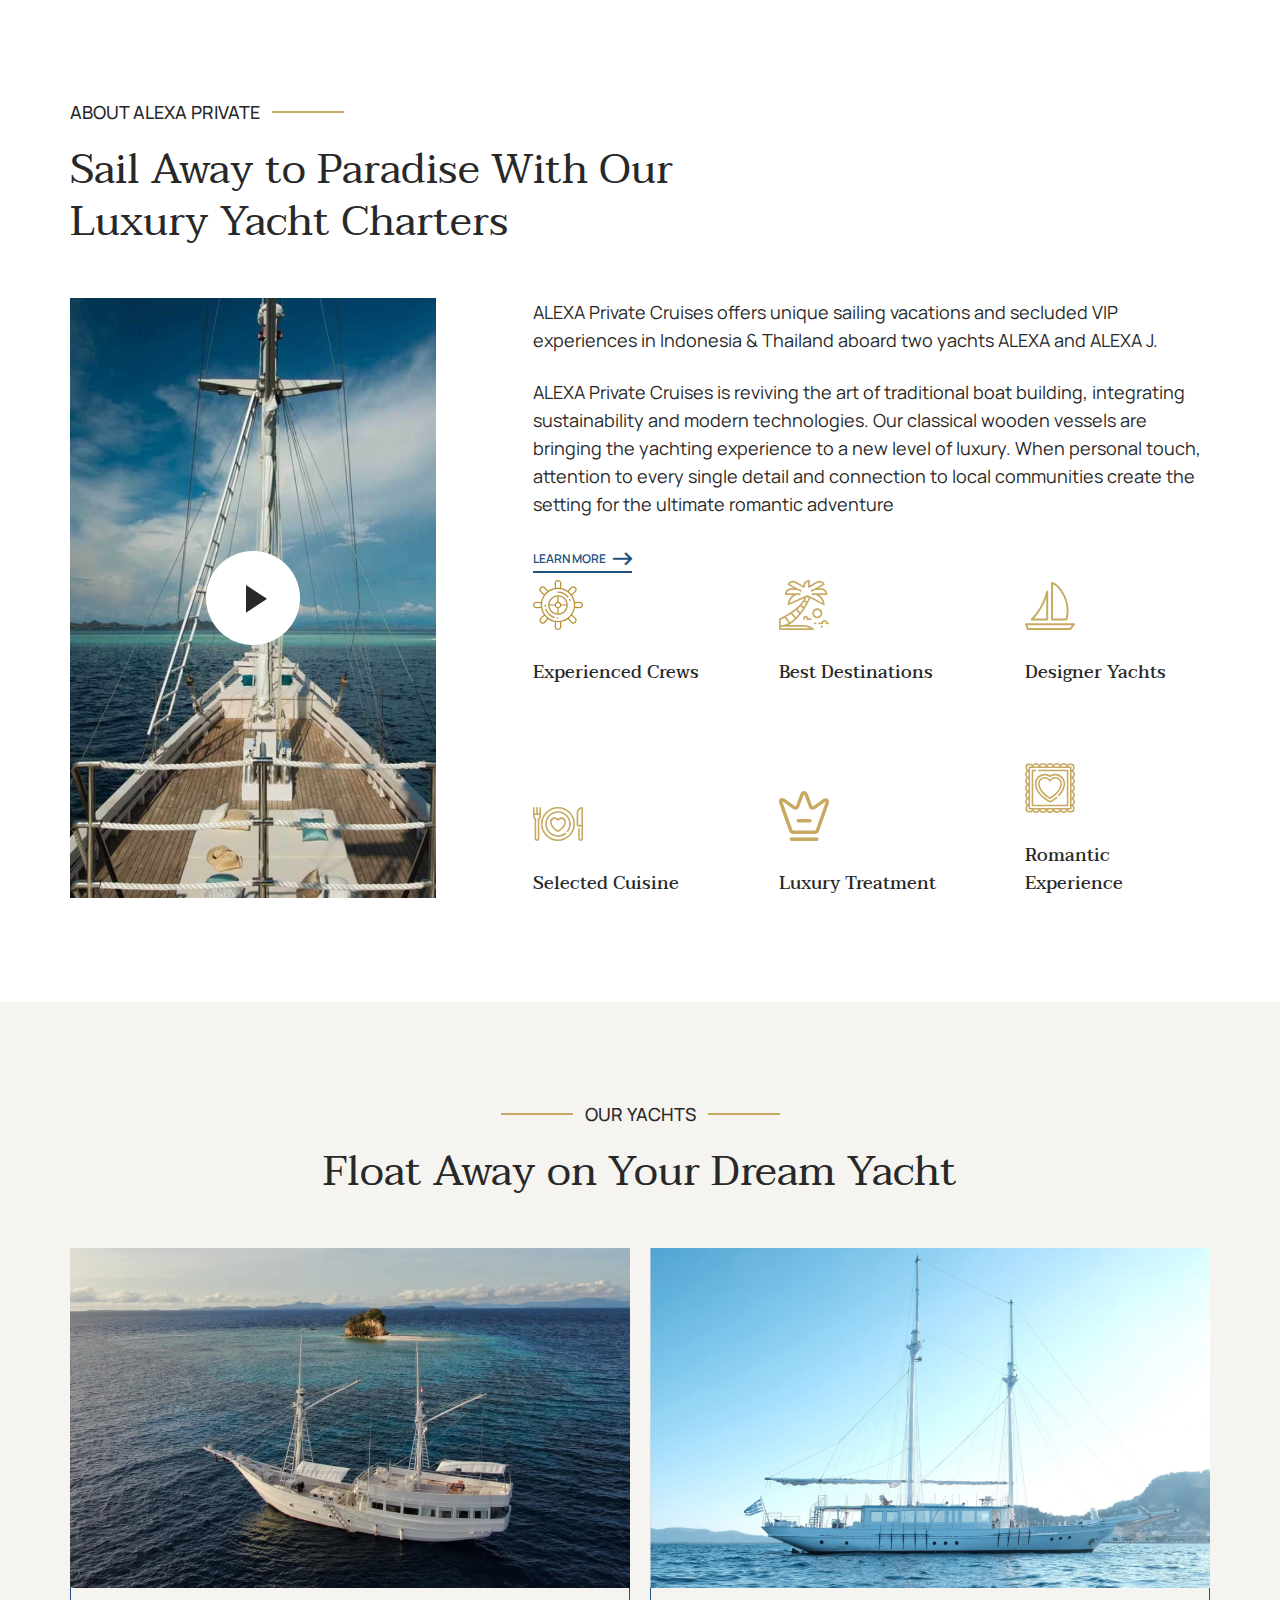
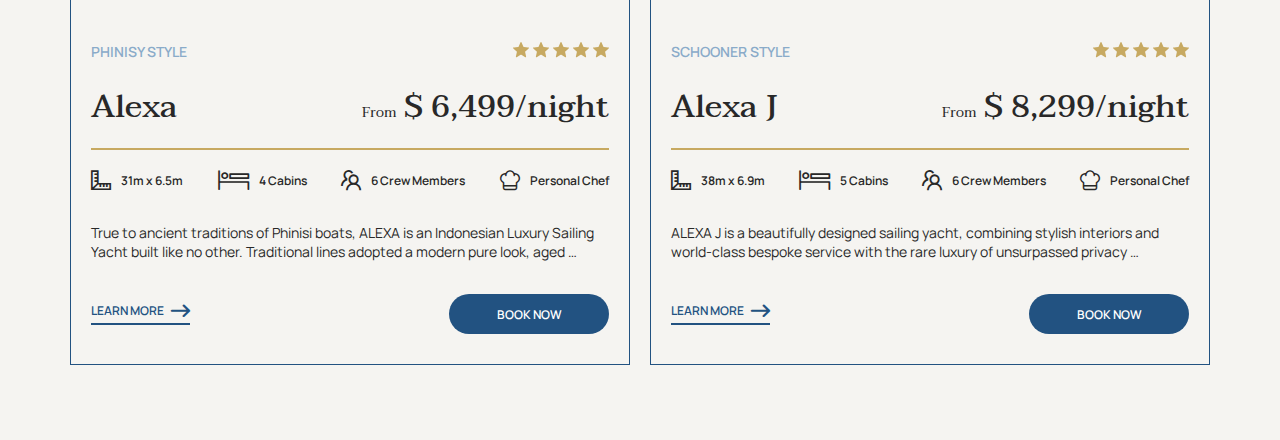
<file: index.html>
<!DOCTYPE html>
<html lang="en">
  <head>
    <meta charset="UTF-8" />
    <meta name="viewport" content="width=device-width, initial-scale=1.0" />
    <title>Alexa</title>
    <link rel="preconnect" href="https://fonts.googleapis.com" />
    <link rel="preconnect" href="https://fonts.gstatic.com" crossorigin />
    <link
      href="https://fonts.googleapis.com/css2?family=Manrope:wght@200..800&family=Taviraj:ital,wght@0,100;0,200;0,300;0,400;0,500;0,600;0,700;0,800;0,900;1,100;1,200;1,300;1,400;1,500;1,600;1,700;1,800;1,900&display=swap"
      rel="stylesheet"
    />
    <link rel="stylesheet" href="style.css" />
  </head>
  <body>
    <div class="private-cruises">
      <div class="container">
        <div class="block">
          <div class="block__header">
            <div class="title">
              <span>About Alexa private</span>
              <div class="line"></div>
            </div>
            <div class="subtitle">
              Sail Away to Paradise With Our <br />Luxury Yacht Charters
            </div>
          </div>
          <div class="block__body">
            <div class="block__video">
              <img src="img/cruises/video.png" alt="" />
            </div>
            <div class="block__content">
              <div>
                <p class="block__text">
                  ALEXA Private Cruises offers unique sailing vacations and
                  secluded VIP experiences in Indonesia & Thailand aboard two
                  yachts ALEXA and ALEXA J.
                </p>
                <p class="block__text">
                  ALEXA Private Cruises is reviving the art of traditional boat
                  building, integrating sustainability and modern technologies.
                  Our classical wooden vessels are bringing the yachting
                  experience to a new level of luxury. When personal touch,
                  attention to every single detail and connection to local
                  communities create the setting for the ultimate romantic
                  adventure
                </p>
                <a href="#" class="learn-more">
                  <div class="learn-more__text">
                    <span>Learn more</span>
                    <span class="icon-arrow-right"></span>
                  </div>
                  <div class="learn-more__line"></div>
                </a>
              </div>
              <div class="benefits">
                <div class="benefits__row">
                  <div class="benefits__column">
                    <div>
                      <img
                        src="img/cruises/1.svg"
                        class="benefits__img"
                        alt=""
                      />
                    </div>
                    <div class="benefits__text">Experienced Crews</div>
                  </div>
                  <div class="benefits__column">
                    <div>
                      <img
                        src="img/cruises/2.svg"
                        class="benefits__img"
                        alt=""
                      />
                    </div>
                    <div class="benefits__text">Best Destinations</div>
                  </div>
                  <div class="benefits__column">
                    <div>
                      <img
                        src="img/cruises/3.svg"
                        class="benefits__img"
                        alt=""
                      />
                    </div>
                    <div class="benefits__text">Designer Yachts</div>
                  </div>
                </div>
                <div class="benefits__row">
                  <div class="benefits__column">
                    <div>
                      <img
                        src="img/cruises/4.svg"
                        class="benefits__img"
                        alt=""
                      />
                    </div>
                    <div class="benefits__text">Selected Cuisine</div>
                  </div>
                  <div class="benefits__column">
                    <div>
                      <img
                        src="img/cruises/5.svg"
                        class="benefits__img"
                        alt=""
                      />
                    </div>
                    <div class="benefits__text">Luxury Treatment</div>
                  </div>
                  <div class="benefits__column">
                    <div>
                      <img
                        src="img/cruises/6.svg"
                        class="benefits__img"
                        alt=""
                      />
                    </div>
                    <div class="benefits__text">Romantic Experience</div>
                  </div>
                </div>
              </div>
            </div>
          </div>
        </div>
      </div>
    </div>

    <div class="yachts">
      <div class="container">
        <div class="yachts__header">
          <div class="title">
            <div class="line"></div>
            <span>Our yachts</span>
            <div class="line"></div>
          </div>
          <div class="subtitle">Float Away on Your Dream Yacht</div>
        </div>
        <div class="yachts__items">
          <div class="yacht">
            <div class="yacht__img">
              <img src="img/yachts/yacht1.png" alt="" />
            </div>
            <div class="yacht__info">
              <div class="yacht__rate">
                <div class="rate-title">Phinisy style</div>
                <div class="rate-stars">
                  <img src="img/yachts/star.svg" alt="" />
                  <img src="img/yachts/star.svg" alt="" />
                  <img src="img/yachts/star.svg" alt="" />
                  <img src="img/yachts/star.svg" alt="" />
                  <img src="img/yachts/star.svg" alt="" />
                </div>
              </div>
              <div class="yacht__name">
                <div class="name">Alexa</div>
                <div class="price">
                  <span class="price__from">From</span>
                  <span class="price__value">$ 6,499/night</span>
                </div>
              </div>
              <div class="yacht__line"></div>
              <div class="yacht__details">
                <div class="size">
                  <span class="icon-dimesions"></span>
                  <span>31m x 6.5m</span>
                </div>
                <div class="cabins">
                  <span class="icon-beds"></span>
                  <span>4 Cabins</span>
                </div>
                <div class="crew">
                  <span class="icon-crew"></span>
                  <span>6 Crew Members</span>
                </div>
                <div class="chef">
                  <span class="icon-chef"></span>
                  <span>Personal Chef</span>
                </div>
              </div>
              <div class="yacht__description">
                True to ancient traditions of Phinisi boats, ALEXA is an
                Indonesian Luxury Sailing Yacht built like no other. Traditional
                lines adopted a modern pure look, aged …
              </div>
              <div class="book-section">
                <a href="#" class="learn-more">
                  <div class="learn-more__text">
                    <span>Learn more</span>
                    <span class="icon-arrow-right"></span>
                  </div>
                  <div class="learn-more__line"></div>
                </a>
                <a href="#" class="book-now">
                  <div>Book now</div>
                </a>
              </div>
            </div>
          </div>
          <div class="yacht">
            <div class="yacht__img">
              <img src="img/yachts/yacht2.png" alt="" />
            </div>
            <div class="yacht__info">
              <div class="yacht__rate">
                <div class="rate-title">Schooner style</div>
                <div class="rate-stars">
                  <img src="img/yachts/star.svg" alt="" />
                  <img src="img/yachts/star.svg" alt="" />
                  <img src="img/yachts/star.svg" alt="" />
                  <img src="img/yachts/star.svg" alt="" />
                  <img src="img/yachts/star.svg" alt="" />
                </div>
              </div>
              <div class="yacht__name">
                <div class="name">Alexa J</div>
                <div class="price">
                  <span class="price__from">From</span>
                  <span class="price__value">$ 8,299/night</span>
                </div>
              </div>
              <div class="yacht__line"></div>
              <div class="yacht__details">
                <div class="size">
                  <span class="icon-dimesions"></span>
                  <span>38m x 6.9m</span>
                </div>
                <div class="cabins">
                  <span class="icon-beds"></span>
                  <span>5 Cabins</span>
                </div>
                <div class="crew">
                  <span class="icon-crew"></span>
                  <span>6 Crew Members</span>
                </div>
                <div class="chef">
                  <span class="icon-chef"></span>
                  <span>Personal Chef</span>
                </div>
              </div>
              <div class="yacht__description">
                ALEXA J is a beautifully designed sailing yacht, combining
                stylish interiors and world-class bespoke service with the rare
                luxury of unsurpassed privacy …
              </div>
              <div class="book-section">
                <a href="#" class="learn-more">
                  <div class="learn-more__text">
                    <span>Learn more</span>
                    <span class="icon-arrow-right"></span>
                  </div>
                  <div class="learn-more__line"></div>
                </a>
                <a href="#" class="book-now">
                  <div>Book now</div>
                </a>
              </div>
            </div>
          </div>
        </div>
      </div>
    </div>
  </body>
</html>
</file>
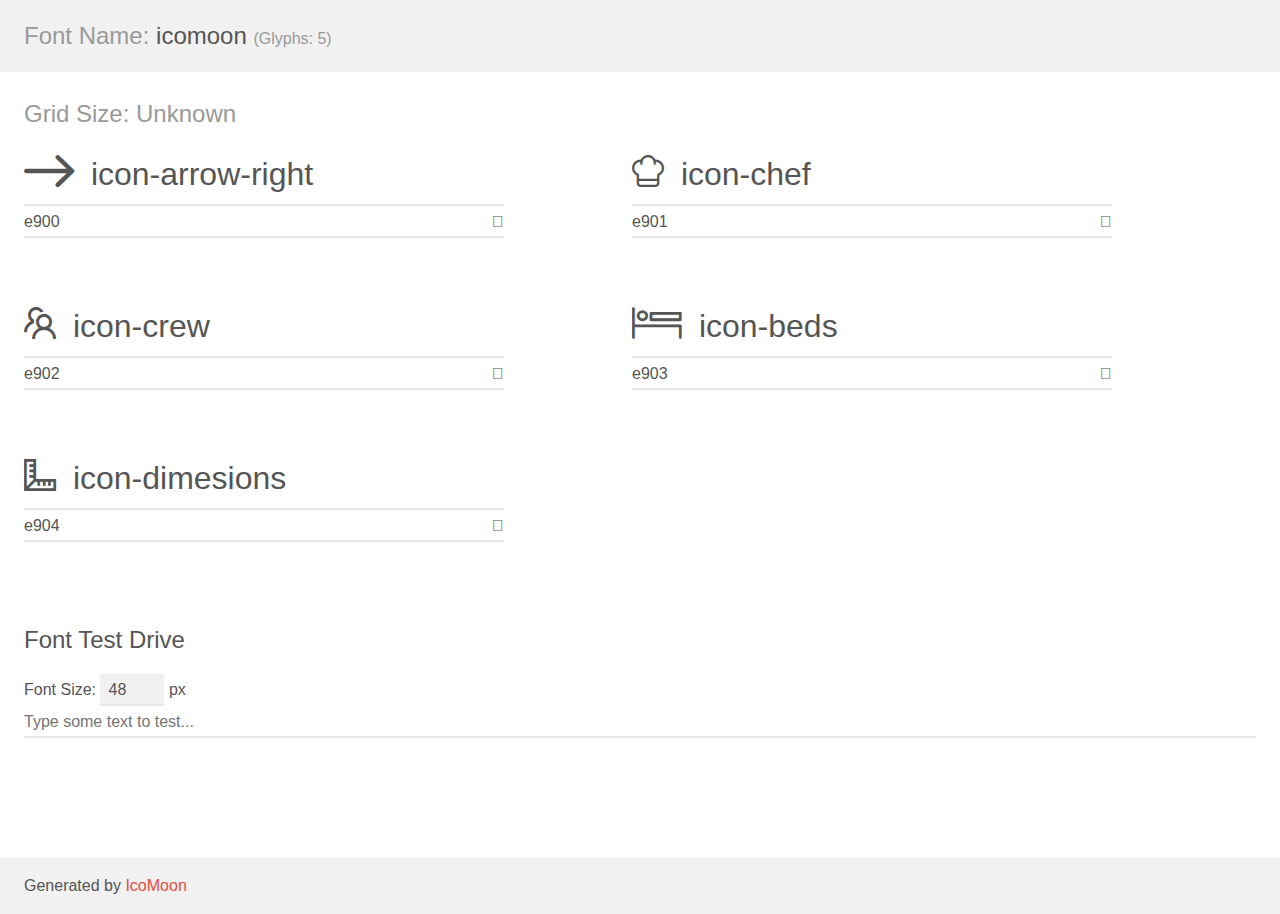
<file: fonts/icomoon/demo.html>
<!doctype html>
<html>
<head>
    <meta charset="utf-8">
    <title>IcoMoon Demo</title>
    <meta name="description" content="An Icon Font Generated By IcoMoon.io">
    <meta name="viewport" content="width=device-width, initial-scale=1">
    <link rel="stylesheet" href="demo-files/demo.css">
    <link rel="stylesheet" href="style.css"></head>
<body>
    <div class="bgc1 clearfix">
        <h1 class="mhmm mvm"><span class="fgc1">Font Name:</span> icomoon <small class="fgc1">(Glyphs:&nbsp;5)</small></h1>
    </div>
    <div class="clearfix mhl ptl">
        <h1 class="mvm mtn fgc1">Grid Size: Unknown</h1>
        <div class="glyph fs1">
            <div class="clearfix bshadow0 pbs">
                <span class="icon-arrow-right"></span>
                <span class="mls"> icon-arrow-right</span>
            </div>
            <fieldset class="fs0 size1of1 clearfix hidden-false">
                <input type="text" readonly value="e900" class="unit size1of2" />
                <input type="text" maxlength="1" readonly value="&#xe900;" class="unitRight size1of2 talign-right" />
            </fieldset>
            <div class="fs0 bshadow0 clearfix hidden-true">
                <span class="unit pvs fgc1">liga: </span>
                <input type="text" readonly value="" class="liga unitRight" />
            </div>
        </div>
        <div class="glyph fs1">
            <div class="clearfix bshadow0 pbs">
                <span class="icon-chef"></span>
                <span class="mls"> icon-chef</span>
            </div>
            <fieldset class="fs0 size1of1 clearfix hidden-false">
                <input type="text" readonly value="e901" class="unit size1of2" />
                <input type="text" maxlength="1" readonly value="&#xe901;" class="unitRight size1of2 talign-right" />
            </fieldset>
            <div class="fs0 bshadow0 clearfix hidden-true">
                <span class="unit pvs fgc1">liga: </span>
                <input type="text" readonly value="" class="liga unitRight" />
            </div>
        </div>
        <div class="glyph fs1">
            <div class="clearfix bshadow0 pbs">
                <span class="icon-crew"></span>
                <span class="mls"> icon-crew</span>
            </div>
            <fieldset class="fs0 size1of1 clearfix hidden-false">
                <input type="text" readonly value="e902" class="unit size1of2" />
                <input type="text" maxlength="1" readonly value="&#xe902;" class="unitRight size1of2 talign-right" />
            </fieldset>
            <div class="fs0 bshadow0 clearfix hidden-true">
                <span class="unit pvs fgc1">liga: </span>
                <input type="text" readonly value="" class="liga unitRight" />
            </div>
        </div>
        <div class="glyph fs1">
            <div class="clearfix bshadow0 pbs">
                <span class="icon-beds"></span>
                <span class="mls"> icon-beds</span>
            </div>
            <fieldset class="fs0 size1of1 clearfix hidden-false">
                <input type="text" readonly value="e903" class="unit size1of2" />
                <input type="text" maxlength="1" readonly value="&#xe903;" class="unitRight size1of2 talign-right" />
            </fieldset>
            <div class="fs0 bshadow0 clearfix hidden-true">
                <span class="unit pvs fgc1">liga: </span>
                <input type="text" readonly value="" class="liga unitRight" />
            </div>
        </div>
        <div class="glyph fs1">
            <div class="clearfix bshadow0 pbs">
                <span class="icon-dimesions"></span>
                <span class="mls"> icon-dimesions</span>
            </div>
            <fieldset class="fs0 size1of1 clearfix hidden-false">
                <input type="text" readonly value="e904" class="unit size1of2" />
                <input type="text" maxlength="1" readonly value="&#xe904;" class="unitRight size1of2 talign-right" />
            </fieldset>
            <div class="fs0 bshadow0 clearfix hidden-true">
                <span class="unit pvs fgc1">liga: </span>
                <input type="text" readonly value="" class="liga unitRight" />
            </div>
        </div>
    </div>

    <!--[if gt IE 8]><!-->
    <div class="mhl clearfix mbl">
        <h1>Font Test Drive</h1>
        <label>
            Font Size: <input id="fontSize" type="number" class="textbox0 mbm"
            min="8" value="48" />
            px
        </label>
        <input id="testText" type="text" class="phl size1of1 mvl"
        placeholder="Type some text to test..." value=""/>
        <div id="testDrive" class="icon-" style="font-family: icomoon">&nbsp;
        </div>
    </div>
    <!--<![endif]-->
    <div class="bgc1 clearfix">
        <p class="mhl">Generated by <a href="https://icomoon.io/app">IcoMoon</a></p>
    </div>

    <script src="demo-files/demo.js"></script>
</body>
</html>
</file>
<file: style.css>
@import "fonts/icomoon/style.css";
* {
  padding: 0;
  margin: 0;
  box-sizing: border-box;
  color: #282828;
}

.icon-arrow-right:before {
  content: "\e900";
}

.icon-dimesions:before {
  content: "\e904";
  font-size: 20px;
}

.icon-beds:before {
  content: "\e903";
  font-size: 20px;
}

.icon-crew:before {
  content: "\e902";
  font-size: 20px;
}

.icon-chef:before {
  content: "\e901";
  font-size: 20px;
}

.border {
  border: 1px solid red;
}

.container {
  width: 1140px;
  margin: 0px 20px;
}

.private-cruises {
  display: flex;
  justify-content: center;
}

.block {
  margin: 100px 0px;
}

.title {
  font-size: 18px;
  display: flex;
  align-items: center;
  text-transform: uppercase;
  font-family: "Manrope", sans-serif;
  font-weight: 500;
}

.subtitle {
  margin: 20px 0px 50px 0px;
  font-size: 42px;
  line-height: 52px;
  font-family: "Taviraj", serif;
}

.line {
  width: 72px;
  height: 2px;
  background-color: #c7a961;
  margin: 0px 12px;
}

.block__body {
  display: flex;
  justify-content: space-between;
  gap: 97px;
}

.block__content {
  display: flex;
  flex-direction: column;
  justify-content: space-between;
  height: 600px;
  font-family: "Manrope", sans-serif;
  font-size: 18px;
  line-height: 28px;
}

.block__text {
  margin-bottom: 24px;
}

.learn-more {
  text-transform: uppercase;
  text-decoration: none;
  display: inline-block;
  font-family: "Manrope", sans-serif;
  transition: 0.3s all ease;
  line-height: 16px;
}

.learn-more:hover {
  transform: translateX(5px);
}

.learn-more__text {
  display: flex;
  align-items: center;
  justify-content: space-between;
}

.learn-more span {
  color: #225281;
  font-size: 12px;
  font-weight: 600;
}

.learn-more__line {
  width: 99px;
  height: 2px;
  background-color: #225281;
  margin-top: 4px;
}

.benefits {
  display: flex;
  flex-direction: column;
  gap: 76px;
  font-size: 18px;
  font-weight: 500;
  font-family: "Taviraj", serif;
}

.benefits__row {
  display: flex;
  justify-content: space-between;
  align-items: end;
  flex-wrap: wrap;
}

.benefits__column {
  width: 185px;
  display: flex;
  flex-direction: column;
}

.benefits__text {
  margin-top: 20px;
}

.yachts {
  display: flex;
  justify-content: center;
  background-color: #f5f4f1;
  padding: 100px 0px;
}

.yachts__header {
  display: flex;
  flex-direction: column;
  align-items: center;
  justify-content: center;
}

.yachts__items {
  display: flex;
  justify-content: space-between;
}

.yacht {
  width: 560px;
  height: 692px;
}

.yacht__img {
  display: flex;
  justify-content: center;
  align-items: start;
}

.yacht__info {
  margin: 0;
  padding: 30px 20px;
  border: 1px solid #225281;
  border-top: none;
}

.yacht__rate {
  display: flex;
  justify-content: space-between;
  margin: 24px 0px;
}

.rate-title {
  color: #8aabc9;
  text-transform: uppercase;
  font-weight: 600;
  font-family: "Manrope", sans-serif;
  font-size: 14px;
}

.yacht__name {
  display: flex;
  justify-content: space-between;
  font-family: "Taviraj", serif;
}

.name {
  font-size: 32px;
  line-height: 42px;
  font-weight: 500;
}

.price {
  display: flex;
  align-items: end;
}

.price__from {
  font-size: 14px;
  line-height: 30px;
  margin-right: 7px;
}

.price__value {
  font-size: 32px;
  line-height: 42px;
  font-weight: 500;
}

.yacht__line {
  height: 2px;
  background-color: #c7a961;
  margin: 20px 0px;
}

.yacht__details {
  display: flex;
  justify-content: space-between;
  font-size: 12px;
  font-weight: 600;
  font-family: "Manrope", sans-serif;
}

.yacht__details div {
  display: flex;
  align-items: center;
  gap: 10px;
}

.yacht__description {
  margin: 33px 0px;
  font-size: 14px;
  font-family: "Manrope", sans-serif;
}

.book-section {
  display: flex;
  justify-content: space-between;
  align-items: center;
}

.book-now {
  text-decoration: none;
  border-radius: 20px;
  font-family: "Manrope", sans-serif;
  font-weight: 600;
  font-size: 12px;
}

.book-now div {
  width: 160px;
  height: 40px;
  display: flex;
  justify-content: center;
  align-items: center;
  background-color: #225281;
  color: white;
  border-radius: 20px;
  transition: 0.3s all ease;
  text-transform: uppercase;
}

.book-now div:hover {
  background-color: #f5f4f1;
  color: #225281;
  border: 1px solid #225281;
}
</file>
<file: fonts/icomoon/demo-files/demo.css>
body {
  padding: 0;
  margin: 0;
  font-family: sans-serif;
  font-size: 1em;
  line-height: 1.5;
  color: #555;
  background: #fff;
}
h1 {
  font-size: 1.5em;
  font-weight: normal;
}
small {
  font-size: .66666667em;
}
a {
  color: #e74c3c;
  text-decoration: none;
}
a:hover, a:focus {
  box-shadow: 0 1px #e74c3c;
}
.bshadow0, input {
  box-shadow: inset 0 -2px #e7e7e7;
}
input:hover {
  box-shadow: inset 0 -2px #ccc;
}
input, fieldset {
  font-family: sans-serif;
  font-size: 1em;
  margin: 0;
  padding: 0;
  border: 0;
}
input {
  color: inherit;
  line-height: 1.5;
  height: 1.5em;
  padding: .25em 0;
}
input:focus {
  outline: none;
  box-shadow: inset 0 -2px #449fdb;
}
.glyph {
  font-size: 16px;
  width: 15em;
  padding-bottom: 1em;
  margin-right: 4em;
  margin-bottom: 1em;
  float: left;
  overflow: hidden;
}
.liga {
  width: 80%;
  width: calc(100% - 2.5em);
}
.talign-right {
  text-align: right;
}
.talign-center {
  text-align: center;
}
.bgc1 {
  background: #f1f1f1;
}
.fgc1 {
  color: #999;
}
.fgc0 {
  color: #000;
}
p {
  margin-top: 1em;
  margin-bottom: 1em;
}
.mvm {
  margin-top: .75em;
  margin-bottom: .75em;
}
.mtn {
  margin-top: 0;
}
.mtl, .mal {
  margin-top: 1.5em;
}
.mbl, .mal {
  margin-bottom: 1.5em;
}
.mal, .mhl {
  margin-left: 1.5em;
  margin-right: 1.5em;
}
.mhmm {
  margin-left: 1em;
  margin-right: 1em;
}
.mls {
  margin-left: .25em;
}
.ptl {
  padding-top: 1.5em;
}
.pbs, .pvs {
  padding-bottom: .25em;
}
.pvs, .pts {
  padding-top: .25em;
}
.unit {
  float: left;
}
.unitRight {
  float: right;
}
.size1of2 {
  width: 50%;
}
.size1of1 {
  width: 100%;
}
.clearfix:before, .clearfix:after {
  content: " ";
  display: table;
}
.clearfix:after {
  clear: both;
}
.hidden-true {
  display: none;
}
.textbox0 {
  width: 3em;
  background: #f1f1f1;
  padding: .25em .5em;
  line-height: 1.5;
  height: 1.5em;
}
#testDrive {
  display: block;
  padding-top: 24px;
  line-height: 1.5;
}
.fs0 {
  font-size: 16px;
}
.fs1 {
  font-size: 32px;
}
</file>
<file: fonts/icomoon/style.css>
@font-face {
  font-family: 'icomoon';
  src:  url('fonts/icomoon.eot?8xn6dm');
  src:  url('fonts/icomoon.eot?8xn6dm#iefix') format('embedded-opentype'),
    url('fonts/icomoon.ttf?8xn6dm') format('truetype'),
    url('fonts/icomoon.woff?8xn6dm') format('woff'),
    url('fonts/icomoon.svg?8xn6dm#icomoon') format('svg');
  font-weight: normal;
  font-style: normal;
  font-display: block;
}

[class^="icon-"], [class*=" icon-"] {
  /* use !important to prevent issues with browser extensions that change fonts */
  font-family: 'icomoon' !important;
  speak: never;
  font-style: normal;
  font-weight: normal;
  font-variant: normal;
  text-transform: none;
  line-height: 1;

  /* Better Font Rendering =========== */
  -webkit-font-smoothing: antialiased;
  -moz-osx-font-smoothing: grayscale;
}

.icon-arrow-right:before {
  content: "\e900";
}
.icon-chef:before {
  content: "\e901";
}
.icon-crew:before {
  content: "\e902";
}
.icon-beds:before {
  content: "\e903";
}
.icon-dimesions:before {
  content: "\e904";
}
</file>
